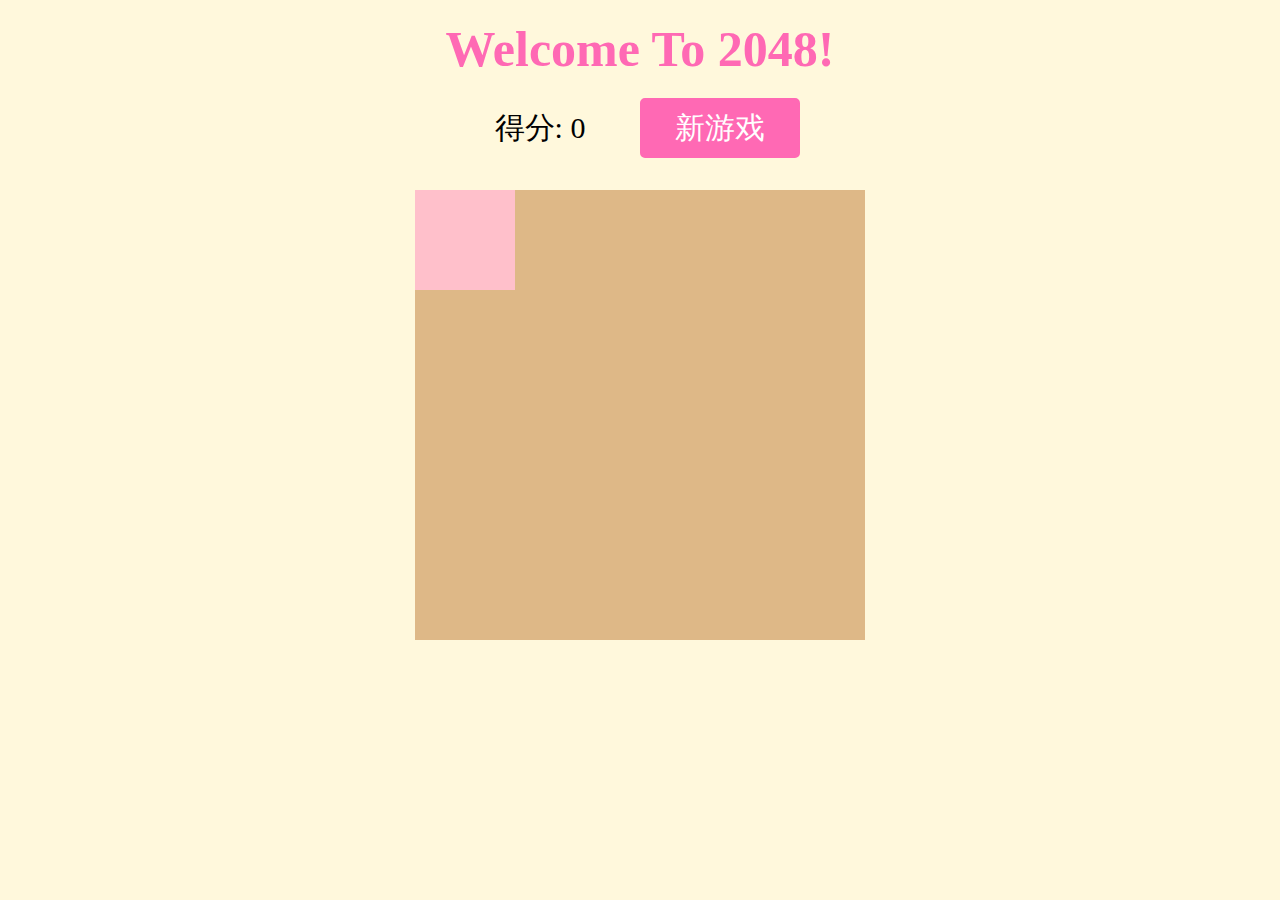
<file: 2048_liu/index.html>
<!DOCTYPE html>
<html lang="en">
<head>
    <meta charset="UTF-8">
    <meta http-equiv="X-UA-Compatible" content="IE=edge">
    <meta name="viewport" content="width=device-width, initial-scale=1.0">
    <title>Document</title>
    <link rel="stylesheet" href="./common.css">
    <script src="https://apps.bdimg.com/libs/jquery/2.1.4/jquery.min.js"></script>
    <script src="./showScore.js"></script>
    <script src="./displayBoxes.js"></script>
    <script src="./moveBoxes.js"></script>
    <script src="./Controller.js"></script>
    <script src="./checkGames.js"></script>
</head>
<body>


    <div class="container_fluid">
        <div class="header">
            <h1 class="name">Welcome To 2048!</h1>
            <p class="fen" id="scores">得分: 0</p>
            <a href="javascript:newgame()">新游戏</a>
        </div>


        <div class="boxes">
            <ul id="boxess">
                <li id="r1c1" class="box"></li>
                <li id="r1c2" class="box"></li>
                <li id="r1c3" class="box"></li>
                <li id="r1c4" class="box"></li>
                <li id="r2c1" class="box"></li>
                <li id="r2c2" class="box"></li>
                <li id="r2c3" class="box"></li>
                <li id="r2c4" class="box"></li>
                <li id="r3c1" class="box"></li>
                <li id="r3c2" class="box"></li>
                <li id="r3c3" class="box"></li>
                <li id="r3c4" class="box"></li>
                <li id="r4c1" class="box"></li>
                <li id="r4c2" class="box"></li>
                <li id="r4c3" class="box"></li>
                <li id="r4c4" class="box"></li>
            </ul>
        </div>
    </div>
    
</body>

<script>
    //showScore();
    initBoard();
    generateNum();
    generateNum();
    displayGame();
    showScore();
</script>
</html>
</file>
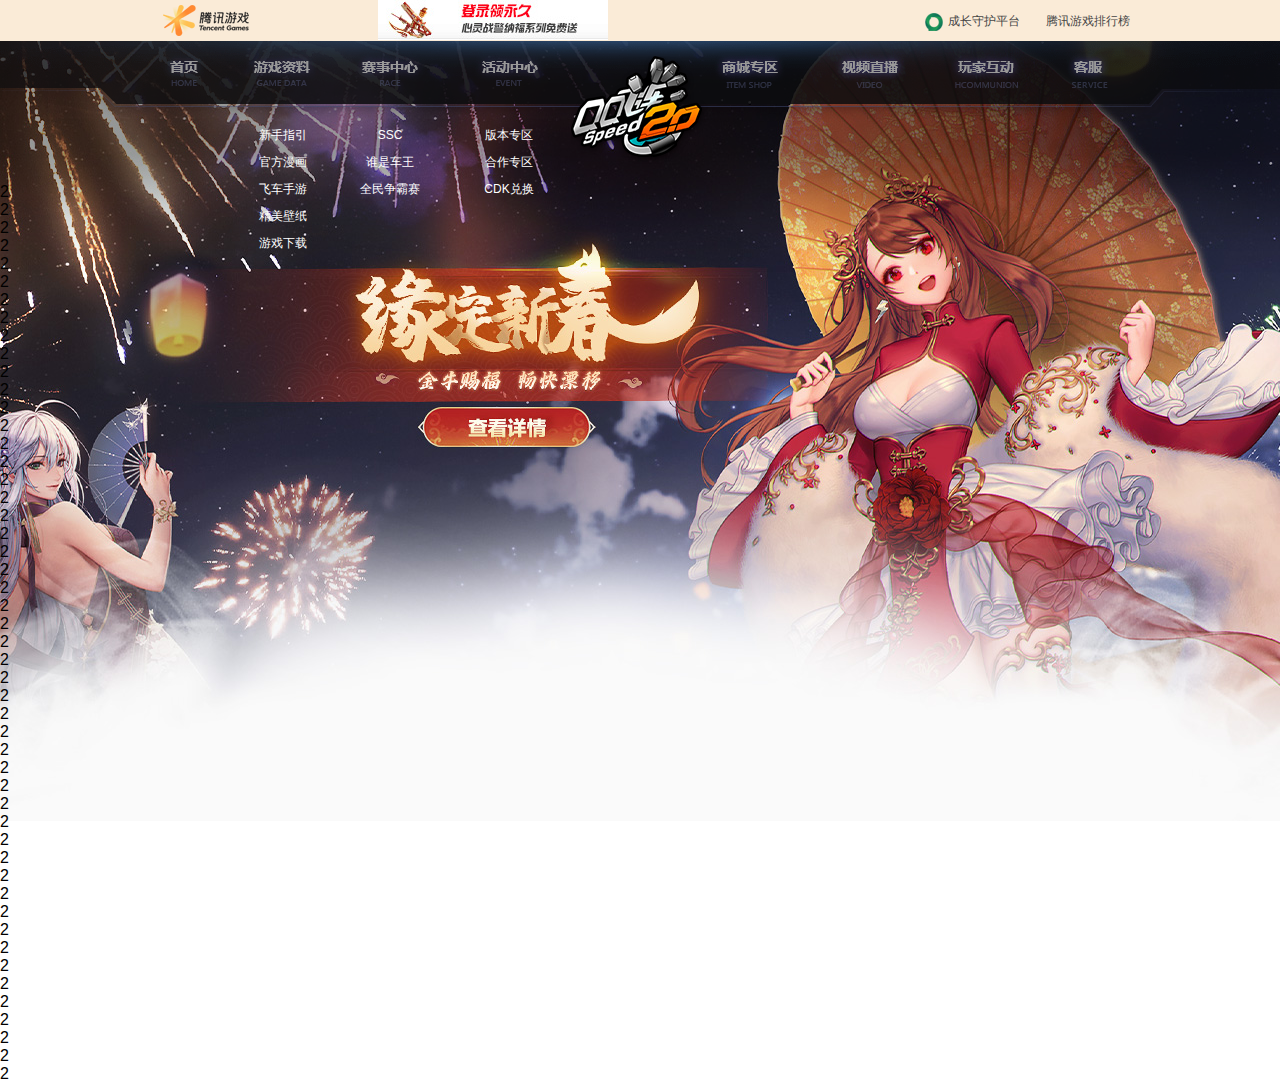
<file: qq飞车/index.html>
<!DOCTYPE html>
<html lang="en">
<head>
    <meta charset="UTF-8">
    <meta http-equiv="X-UA-Compatible" content="IE=edge">
    <meta name="viewport" content="width=device-width, initial-scale=1.0">
    <title>Document</title>
    <link rel="stylesheet" href="./css/common.css">
    <style>
        #main{background:url(./img/guanwang.jpg) no-repeat center 0;}/*背景图居中*/
        #nav{min-height:236px;background:url(./img/nav_down_re.png) repeat-x,url(./img/nav.png) no-repeat center 0;overflow: hidden;}
        #nav .nav_logo{width:138px;height:112px;margin:15px auto;}
        #nav dl{position:absolute;top:0;}
        #nav dt{height:66px;}
        #nav dt a{width:100%;height:100%;display:block;text-indent: -9999px;overflow: hidden;}
        #nav dd{line-height:27px;font-size:12px;text-align: center;}
        #nav dd a{color:white;}
        #nav .nav_index{width:66px;left:0;}
        #nav .nav_zl{width:69px;left:98px;}
        #nav .nav_ss{width:74px;left:203px;}
        #nav .nav_hd{width:68px;left:325px;}



    </style>
</head>
<body>
    <!-- head部分  右边那个图标没做，因为雪碧图的确还有点点操作不来-->
    <div id="head" class="container_fluid">
        <div class="container">
            <div class="head_logo l">
                <a href="#">腾讯游戏</a>
            </div>
            <div class="head_ad l">
                <a href="#">
                    <img src="./img/e3e90615bfa16abb2668f594860b9965.jpg" alt="">
                </a>
            </div>
            <div class="head_menu r">
                <div class="head_menu_czsh l">
                    <div class="head_menu_logo l"></div>
                    <a href="#">成长守护平台</a>
                </div>
                <div class="head_Menu_top l">
                    <a href="#">腾讯游戏排行榜</a>
                </div>
            </div>
        </div>
    </div>

    <!-- main部分 -->
    <div id="main" class="container_fluid">
        <div id="nav" class="container_fluid">
            <div class="container">
                <div class="nav_logo">
                    <a href="#">
                        <img src="./img/inside_logo.png" alt="QQ飞车" title="QQ飞车">
                    </a>
                </div>
                <dl class="nav_index">
                    <dt>
                        <a href="#">首页</a>
                    </dt>
                </dl>
                <dl class="nav_zl">
                    <dt></dt>
                    <dd><a href="#">新手指引</a></dd>
                    <dd><a href="#">官方漫画</a></dd>
                    <dd><a href="#">飞车手游</a></dd>
                    <dd><a href="#">精美壁纸</a></dd>
                    <dd><a href="#">游戏下载</a></dd>
                </dl>
                <dl class="nav_ss">
                    <dt></dt>
                    <dd><a href="#">SSC</a></dd>
                    <dd><a href="#">谁是车王</a></dd>
                    <dd><a href="#">全民争霸赛</a></dd>
                </dl>
                <dl class="nav_hd">
                    <dt></dt>
                    <dd><a href="#">版本专区</a></dd>
                    <dd><a href="#">合作专区</a></dd>
                    <dd><a href="#">CDK兑换</a></dd>
                </dl>
                </div>
            <p>2</p>
            <p>2</p>
            <p>2</p>
            <p>2</p>
            <p>2</p>
            <p>2</p>
            <p>2</p>
            <p>2</p>
            <p>2</p>
            <p>2</p>
            <p>2</p>
            <p>2</p>
            <p>2</p>
            <p>2</p>
            <p>2</p>
            <p>2</p>
            <p>2</p>
            <p>2</p>
            <p>2</p>
            <p>2</p>
            <p>2</p>
            <p>2</p>
            <p>2</p>
            <p>2</p>
            <p>2</p>
            <p>2</p>
            <p>2</p>
            <p>2</p>
            <p>2</p>
            <p>2</p>
            <p>2</p>
            <p>2</p>
            <p>2</p>
            <p>2</p>
            <p>2</p>
            <p>2</p>
            <p>2</p>
            <p>2</p>
            <p>2</p>
            <p>2</p>
            <p>2</p>
            <p>2</p>
            <p>2</p>
            <p>2</p>
            <p>2</p>
            <p>2</p>
            <p>2</p>
            <p>2</p>
            <p>2</p>
            <p>2</p>
    </div>

    </div>








</body>
</html>
</file>
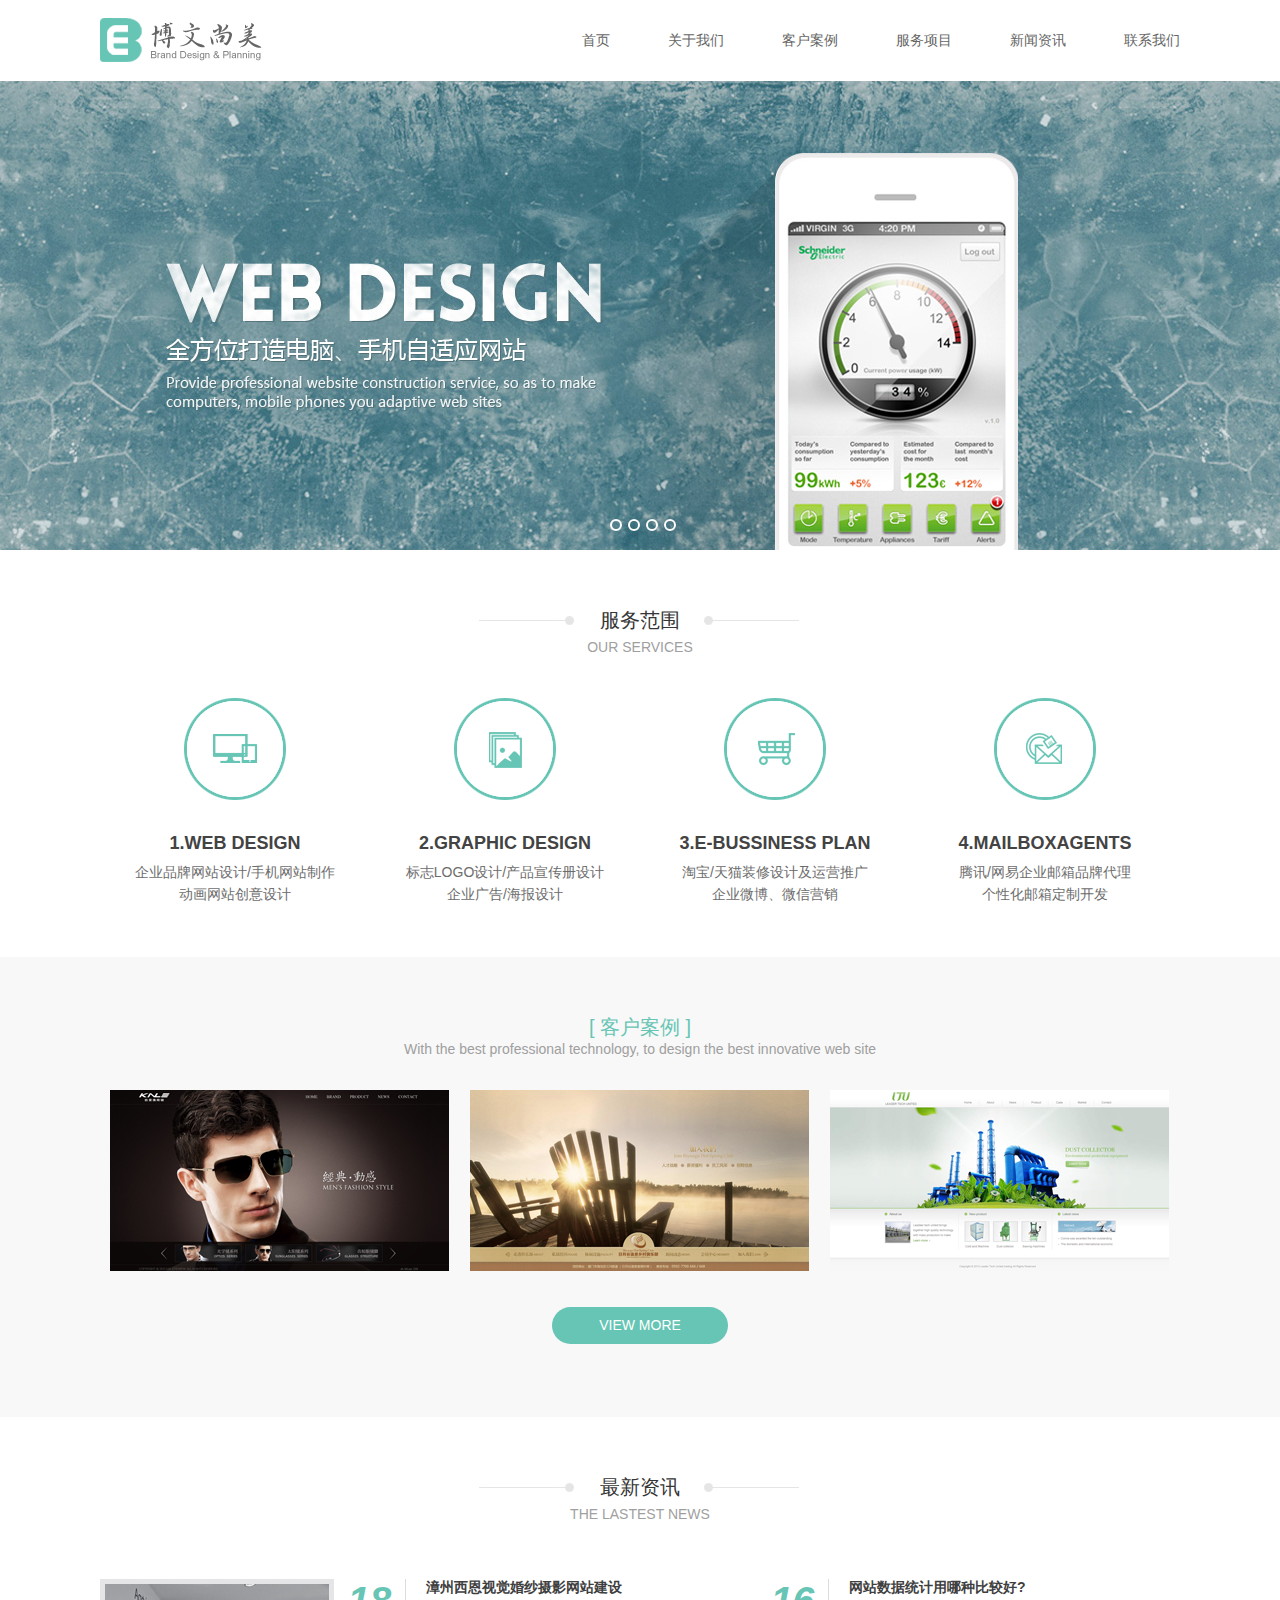
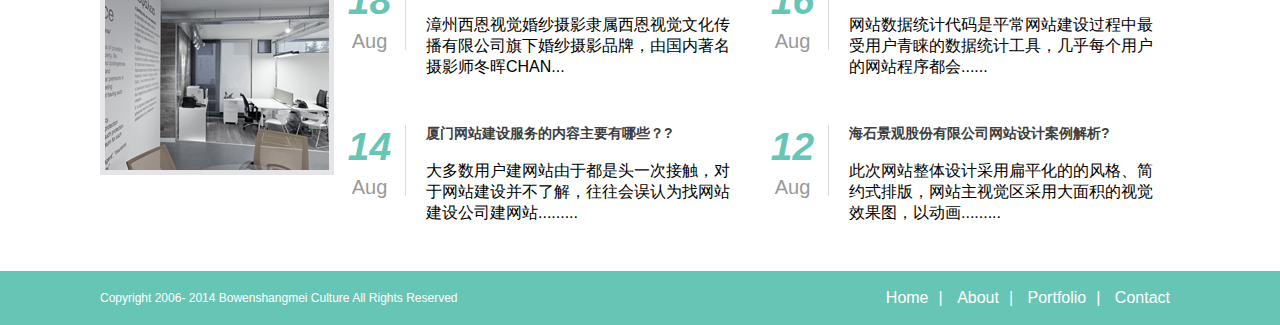
<file: 博文尚美/index.html>
<!DOCTYPE html>
<html lang="en">
<head>
    <meta charset="UTF-8">
    <meta http-equiv="X-UA-Compatible" content="IE=edge">
    <meta name="viewport" content="width=device-width, initial-scale=1.0">
    <title>Document</title>
    <link rel="stylesheet" href="./css/common.css">

    <style>
        #banner{width:100%; position: relative;}
        #banner .banner_list{width:100%;height:469px;position: relative;}
        #banner .banner_list li{width:100%;height:100%;background:center 0 no-repeat;display: block;
        position:absolute;left:0;top:0;opacity: 0;z-index: 1;}
        #banner .banner_list li a{display:block;width:100%;height:100%; margin: 0 auto;}
        #banner .banner_list .first{opacity: 1;z-index:10;}
        #banner .banner_btn{position:absolute; bottom:19px;z-index: 20;width:100%;font-size:0;text-align: center;}
        #banner .banner_btn li{display: inline-block;width:12px;height:12px;border:2px solid white;border-radius: 50%;box-sizing: border-box;margin-left:6px;
        cursor:pointer;}
        #banner .banner_btn li:active{background:white;}

        /* service部分 */
        #service{overflow: hidden;min-height:407px;}
        #service .service_list{text-align: center;margin-top:34px;}
        #service .service_list li{float:left;width:250px;margin:0 10px;}
        #service .service_list li div{width:102px;height:102px;margin:0 auto;}
        #service .service_list li:nth-of-type(1) div{background-image: url(./img/web1.png);}
        #service .service_list li:nth-of-type(2) div{background-image: url(./img/graphic1.png);}
        #service .service_list li:nth-of-type(3) div{background-image: url(./img/e-bussiness1.png);}
        #service .service_list li:nth-of-type(4) div{background-image: url(./img/mail1.png);}
        #service .service_list li h3{font-size:18px;color:#434343;line-height:36px;margin-top:25px;}
        #service .service_list li p{font-size:14px;color:#6D6D6D;line-height:22px;}
        
        /* clients部分 */
        #client{background-color:#f8f8f8;}
        #client .container{min-height:460px;overflow: hidden;position: relative;text-align: center;}
        #client .client_title{margin-top: 60px; text-align: center;}
        #client .client_title h2{height:20px;line-height:20px;font-size:20px;color:#66c5b4;font-weight: normal;}
        #client .client_title p{color:#9F9F9F;font-size:14px;line-height:25px;}

        #client .item_list{position:relative;margin-top:28px;}
        #client .item_list li{width:340px;float: left;margin:0 10px;}
        #client .item_btn{width:176px;height:37px;background-color:#66C5B4;margin:0 auto;border-radius: 25px;line-height: 37px;text-align: center;font-size:14px;
        margin-top:36px;}
        #client .item_btn a{display:block;width:100%;height:100%;color:white;}


        /* 最新资讯部分 */
        #news{min-height:450px;overflow: hidden;}
        #news dl{margin-top:48px;}
        #news dt{width:234px;}
        #news dd{width:846px;}
        #news .news_list{width:100%;}
        #news .news_list li{width:50%;float:left;margin-bottom:48px;}
        #news .news_date{width:71px;height:71px;border-right:1px solid #DCDCDC;text-align: center;}
        #news .news_date i{color:#66C5B4;font-size:39px;display: block;font-weight: bold;}
        #news .news_date span{color:#999999;font-size:20px;line-height:36px;}
        #news .news_text{width:310px;margin-left:20px;}
        #news .news_text h3{font-size:14px;}
        #news .news_text h3 a{color:#3F3F3F;}
        #news .news_text p{color:A4AA；font-size：12px;line-height:21px;margin-top:17px;}





    </style>
</head>




<body>
    <!-- 网站导航头部 -->
    <div id="head" class="container">
            <div class="logo l">
                <a href="#">
                    <img src="../博文尚美/img/logo.png" alt="" title="博文尚美">
                </a>
            </div>
            <ul class="nav_site r">
                <li><a href="#">首页</a></li>
                <li><a href="#">关于我们</a></li>
                <li><a href="#">客户案例</a></li>
                <li><a href="#">服务项目</a></li>
                <li><a href="#">新闻资讯</a></li>
                <li><a href="#">联系我们</a></li>
            </ul>

    </div>

    <!-- banner 图片的淡入淡出需要配合js来实现 -->
    <div id="banner" class="container_fluid">
        <!-- 上面的图片区域，实现的思路是三张图片叠放在一起，最上面一张的透明度为1，其余两张图片的透明度为0，三张都对于父容器绝对定位，利用js来实现切换 -->
        <ul class="banner_list"> 
            <li class="first" style="background-image:url(./img/banner.jpg)">
                <a href="#"></a>
            </li>
            <li style="background-image:url(./img/banner.jpg)">
                <a href="#"></a>
            </li>
            <li style="background-image:url(./img/banner.jpg)">
                <a href="#"></a>
            </li>
        </ul>
        <!-- 图片上面的小圆圈按钮，实现的思路是对于父容器banner进行绝对定位，然后使其层级高于图片，显示在图片的上方，然后4个li设置为inline-block,
        这样可以使得它们排成一行，并且可以设置其宽高，边框，设置圆角，就可以将li的样式变为圆圈形状。 -->
        <ol class="banner_btn">
            <li></li>
            <li></li>
            <li></li>
            <li></li>
        </ol>
    </div>

    <!-- service部分-->
    <!-- 在h2标签上设置背景图片，h2和p标签上设置居中，还要注意行高和间距等等，就可以了。 -->
    <div id="service" class="container">
        <div class="little_title">
            <h2>服务范围</h2>
            <p>OUR SERVICES</p>
        </div>
        <ul class="service_list">
            <li>
                <div></div>
                <h3>1.WEB DESIGN</h3>
                <p>企业品牌网站设计/手机网站制作<br>动画网站创意设计</p>
            </li>
            <li>
                <div></div>
                <h3>2.GRAPHIC DESIGN</h3>
                <p>标志LOGO设计/产品宣传册设计<br>企业广告/海报设计</p>
            </li>
            <li>
                <div></div>
                <h3>3.E-BUSSINESS PLAN</h3>
                <p>淘宝/天猫装修设计及运营推广<br>企业微博、微信营销</p>
            </li>
            <li>
                <div></div>
                <h3>4.MAILBOXAGENTS</h3>
                <p>腾讯/网易企业邮箱品牌代理<br>个性化邮箱定制开发</p>
            </li>
        </ul>
    </div>

    <!-- 客户案例部分 -->
    <!-- 首先是通栏+版心的结构，对版心来做相对定位。 -->
    <div id="client" class="container_fluid">
        <div class="container">
            <div class="client_title">
                <h2>[ 客户案例 ]</h2>
                <p>With the best professional technology, to design the best innovative web site</p>
            </div>

            <!-- 项目展示区 -->
            <ul class="item_list clear" >
                <li><a href="#">
                    <img src="./img/20141121095528549.jpg" alt="", title="凯雷奥眼镜">
                </a></li>
                <li><a href="#">
                    <img src="./img/20141121095216750.jpg" alt="", title="凯雷奥眼镜">
                </a></li>
                <li><a href="#">
                    <img src="./img/20141121105856226.jpg" alt="", title="凯雷奥眼镜">
                </a></li>
            </ul>
            <!-- 下面那个view more的按钮部分 -->
            <div class="item_btn">
                <a href="#">VIEW MORE</a>
            </div>


        </div>



    </div>

    <!-- 最新资讯部分 -->
    <!-- 最主要的是布局 -->
    <div id="news" class="container">
        <div class="little_title">
            <h2>最新资讯</h2>
            <p>THE LASTEST NEWS</p>
        </div>
        <dl>
            <dt class="l">
                <img src="./img/xs1.jpg" alt="">
            </dt>
            <dd class="l">
                <ul class="news_list ">
                    <li>
                        <div class="news_date l">
                            <i>18</i>
                            <span>Aug</span>
                        </div>
                        <div class="news_text l">
                             <h3><a href="#">漳州西恩视觉婚纱摄影网站建设</a></h3>
                             <p>漳州西恩视觉婚纱摄影隶属西恩视觉文化传播有限公司旗下婚纱摄影品牌，由国内著名摄影师冬晖CHAN...</p>
                        </div>
                    </li>
                    <li>
                        <div class="news_date l">
                            <i>16</i>
                            <span>Aug</span>
                        </div>
                        <div class="news_text l">
                             <h3><a href="#">网站数据统计用哪种比较好?</a></h3>
                             <p>网站数据统计代码是平常网站建设过程中最受用户青睐的数据统计工具，几乎每个用户的网站程序都会......</p>
                        </div>
                    </li>
                    <li>
                        <div class="news_date l">
                            <i>14</i>
                            <span>Aug</span>
                        </div>
                        <div class="news_text l">
                             <h3><a href="#">厦门网站建设服务的内容主要有哪些？?</a></h3>
                             <p>大多数用户建网站由于都是头一次接触，对于网站建设并不了解，往往会误认为找网站建设公司建网站.........</p>
                        </div>
                    </li>
                    <li>
                        <div class="news_date l">
                            <i>12</i>
                            <span>Aug</span>
                        </div>
                        <div class="news_text l">
                             <h3><a href="#">海石景观股份有限公司网站设计案例解析?</a></h3>
                             <p>此次网站整体设计采用扁平化的的风格、简约式排版，网站主视觉区采用大面积的视觉效果图，以动画.........</p>
                        </div>
                    </li>
                </ul>
            </dd>
        </dl>








    </div>


    <!-- foot部分 -->
    <div id="foot" class="container_fluid"> 
        <div class="container">
            <p class="l">Copyright 2006- 2014 Bowenshangmei Culture All Rights Reserved</p>
            <div class="r">
                <a href="#">Home</a>|
                <a href="#">About</a>|
                <a href="#">Portfolio</a>|
                <a href="#">Contact</a>
            </div>
        </div>
    
    </div>












</body>
</html>
</file>
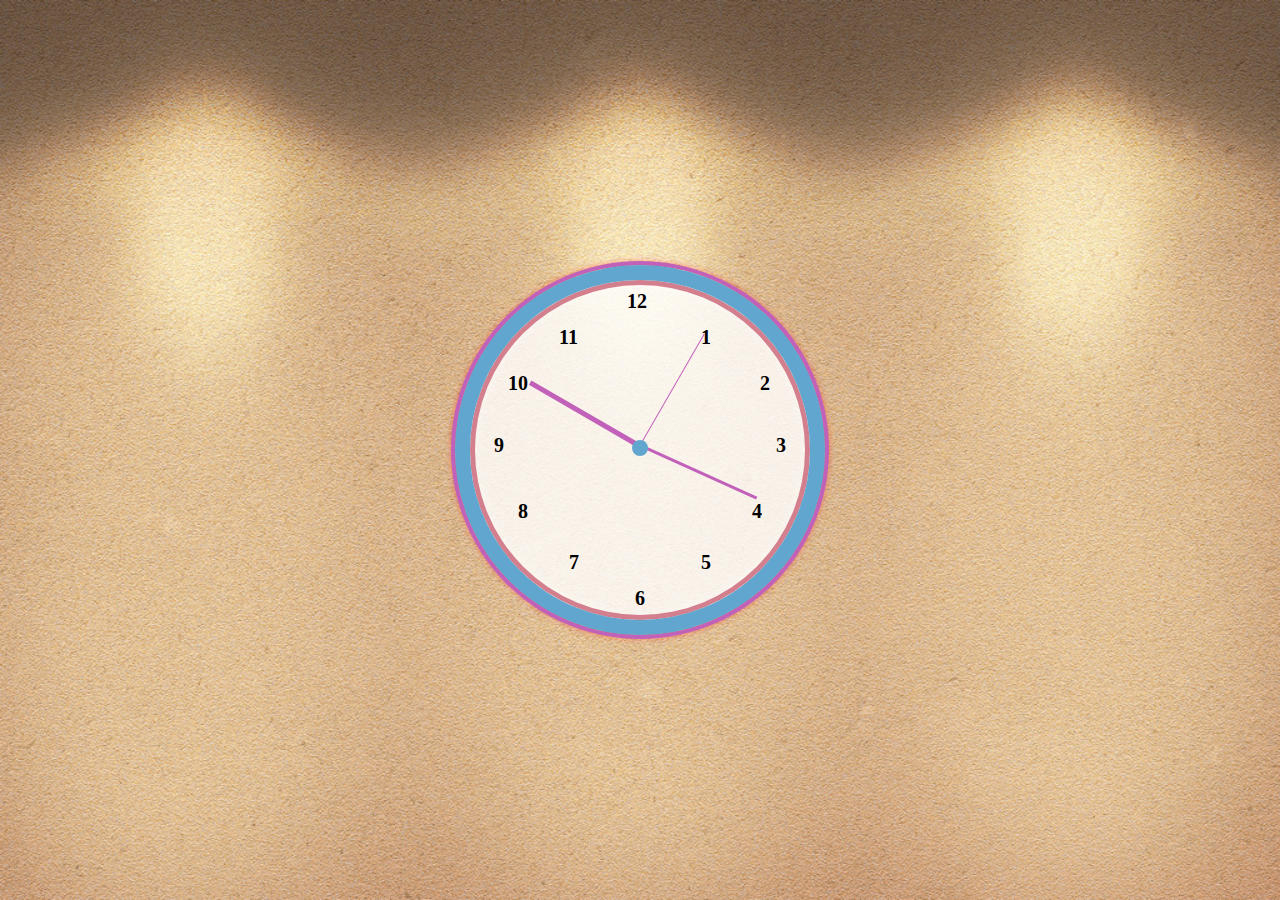
<file: javascript-30/改良版时钟-粉蓝结合/index.html>
<!DOCTYPE html>
<html lang="en">
<head>
  <meta charset="UTF-8">
  <title>行走的时钟</title>
  <link rel="stylesheet" href="./css/layout.css">
</head>
<body>
  <div id="clock">

    <strong>12</strong>
    <strong>1</strong>
    <strong>2</strong>
    <strong>3</strong>
    <strong>4</strong>
    <strong>5</strong>
    <strong>6</strong>
    <strong>7</strong>
    <strong>8</strong>
    <strong>9</strong>
    <strong>10</strong>
    <strong>11</strong>

    <div class="clock-face">
      <div class="hand hour-hand"></div>
      <div class="hand minute-hand"></div>
      <div class="hand second-hand"></div>
      <div class="middle"></div>
    </div>
  </div>

  <script src="js/move-liu.js"></script>
</body>
</html>
</file>
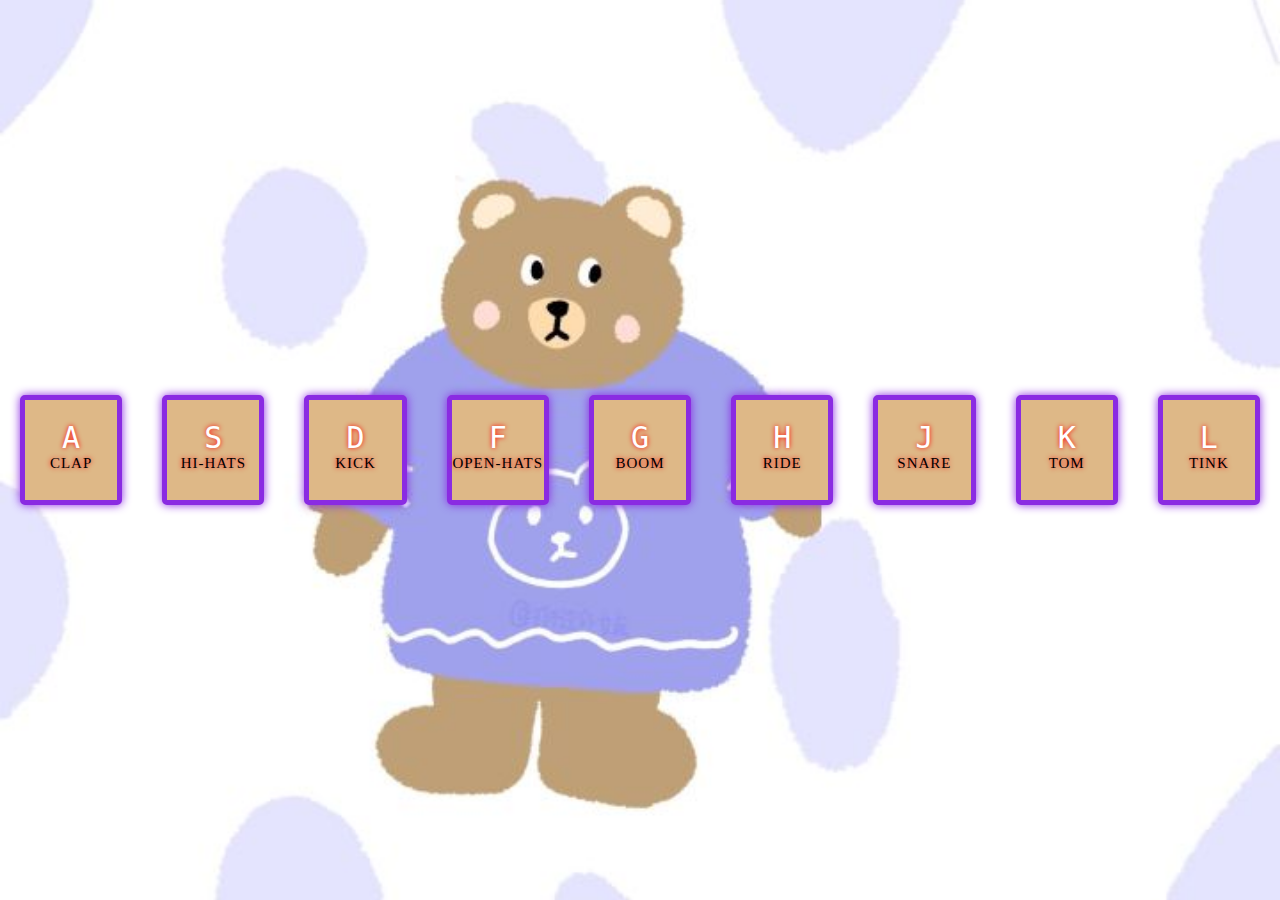
<file: javascript-30/架子鼓小游戏/index.html>
<!DOCTYPE html>
<html lang="en">
<head>
    <meta charset="UTF-8">
    <meta http-equiv="X-UA-Compatible" content="IE=edge">
    <meta name="viewport" content="width=device-width, initial-scale=1.0">
    <title>架子鼓游戏</title>
    <link rel="stylesheet" href="./layout.css">
    <script src="./play.js" defer></script>
</head>
<body>
    <div class='bg'>
        <div class="keys">
            <div data-key="65" class="key">
                <kbd>A</kbd>
                <span>clap</span>
            </div>
            <div data-key="83" class="key">
                <kbd>S</kbd>
                <span>hi-hats</span>
            </div>
            <div data-key="68" class="key">
                <kbd>D</kbd>
                <span>kick</span>
            </div>
            <div data-key="70" class="key">
                <kbd>F</kbd>
                <span>open-hats</span>
            </div>
            <div data-key="71" class="key">
                <kbd>G</kbd>
                <span>boom</span>
            </div>
            <div data-key="72" class="key">
                <kbd>H</kbd>
                <span>ride</span>
            </div>
            <div data-key="74" class="key">
                <kbd>J</kbd>
                <span>snare</span>
            </div>
            <div data-key="75" class="key">
                <kbd>K</kbd>
                <span>tom</span>
            </div>
            <div data-key="76" class="key">
                <kbd>L</kbd>
                <span>tink</span>
            </div>
        </div>
    </div>
    <audio data-key="65" src="./audios/clap.wav" ></audio>
    <audio data-key="83" src="./audios/hihat.wav"></audio>
    <audio data-key="68" src="./audios/kick.wav"></audio>
    <audio data-key="70" src="./audios/openhat.wav"></audio>
    <audio data-key="71" src="./audios/boom.wav"></audio>
    <audio data-key="72" src="./audios/ride.wav"></audio>
    <audio data-key="74" src="./audios/snare.wav"></audio>
    <audio data-key="75" src="./audios/tom.wav"></audio>
    <audio data-key="76" src="./audios/tink.wav"></audio>
</body>
</html>
</file>
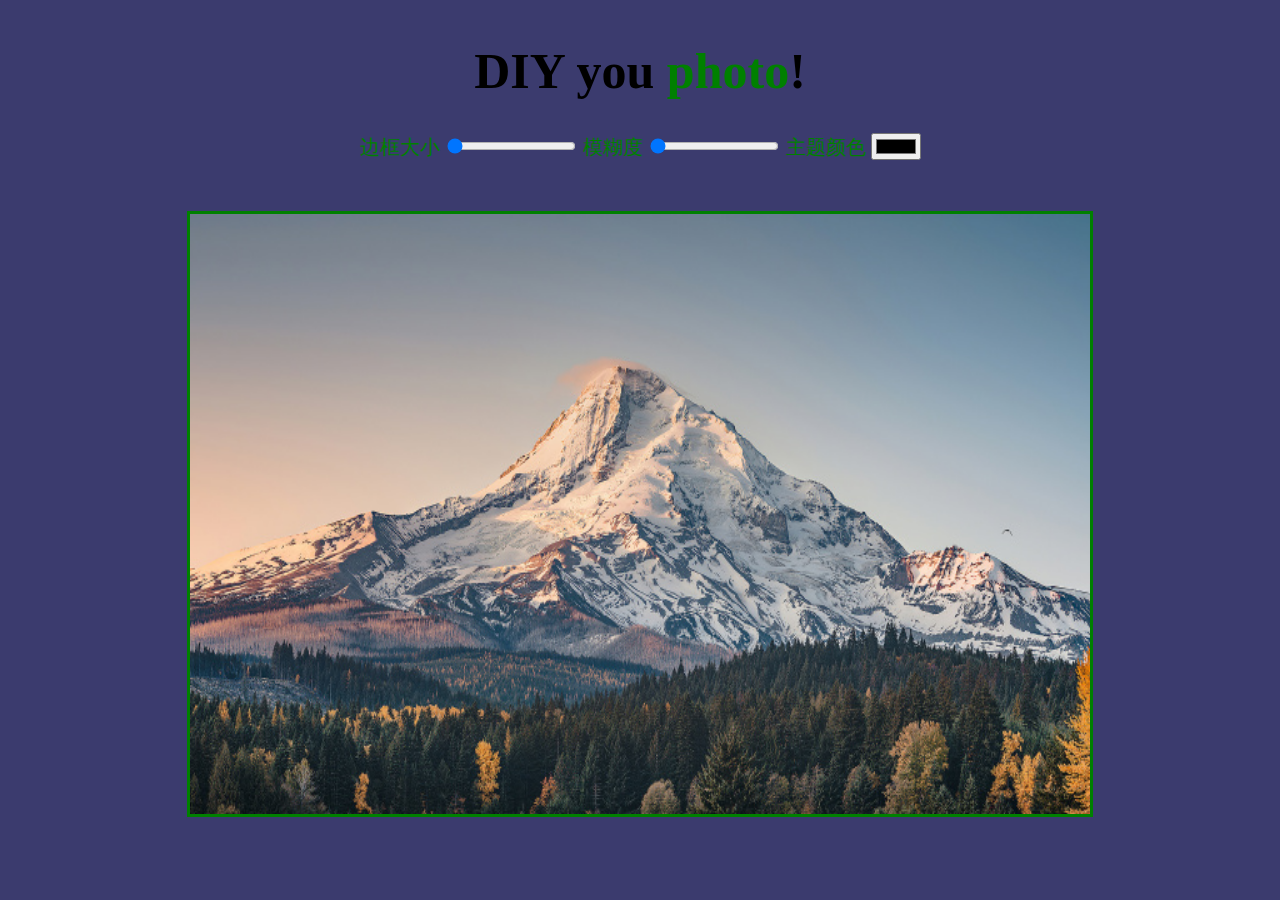
<file: javascript-30/自定义相册/index.html>
<!DOCTYPE html>
<html lang="en">
<head>
    <meta charset="UTF-8">
    <meta http-equiv="X-UA-Compatible" content="IE=edge">
    <meta name="viewport" content="width=device-width, initial-scale=1.0">
    <link rel="stylesheet" href="./layout.css">
    <title>DIY you photo</title>
</head>
<body>

    <header>
        <h1 class="header">DIY you <span>photo</span>!</h1>
    </header>
    
    <div class="controler">
        <label class="show">边框大小</label>
        <input type="range",class="border" min="10" max="100" step="10" value="10" name="border" data-size="px">
        
        <label class="show">模糊度</label>
        <input type="range" class="blur" min="0" max="50" name="blur" step="1" value="0" data-size="px">
        
        <label class="show">主题颜色</label>
        <input type="color",class="color" name="base_color" value="blue">
    
    </div>
    <img src="./moutain.jpg" alt="" >
</body>
<script src="./change_by_your_self.js"></script>
</html>
</file>
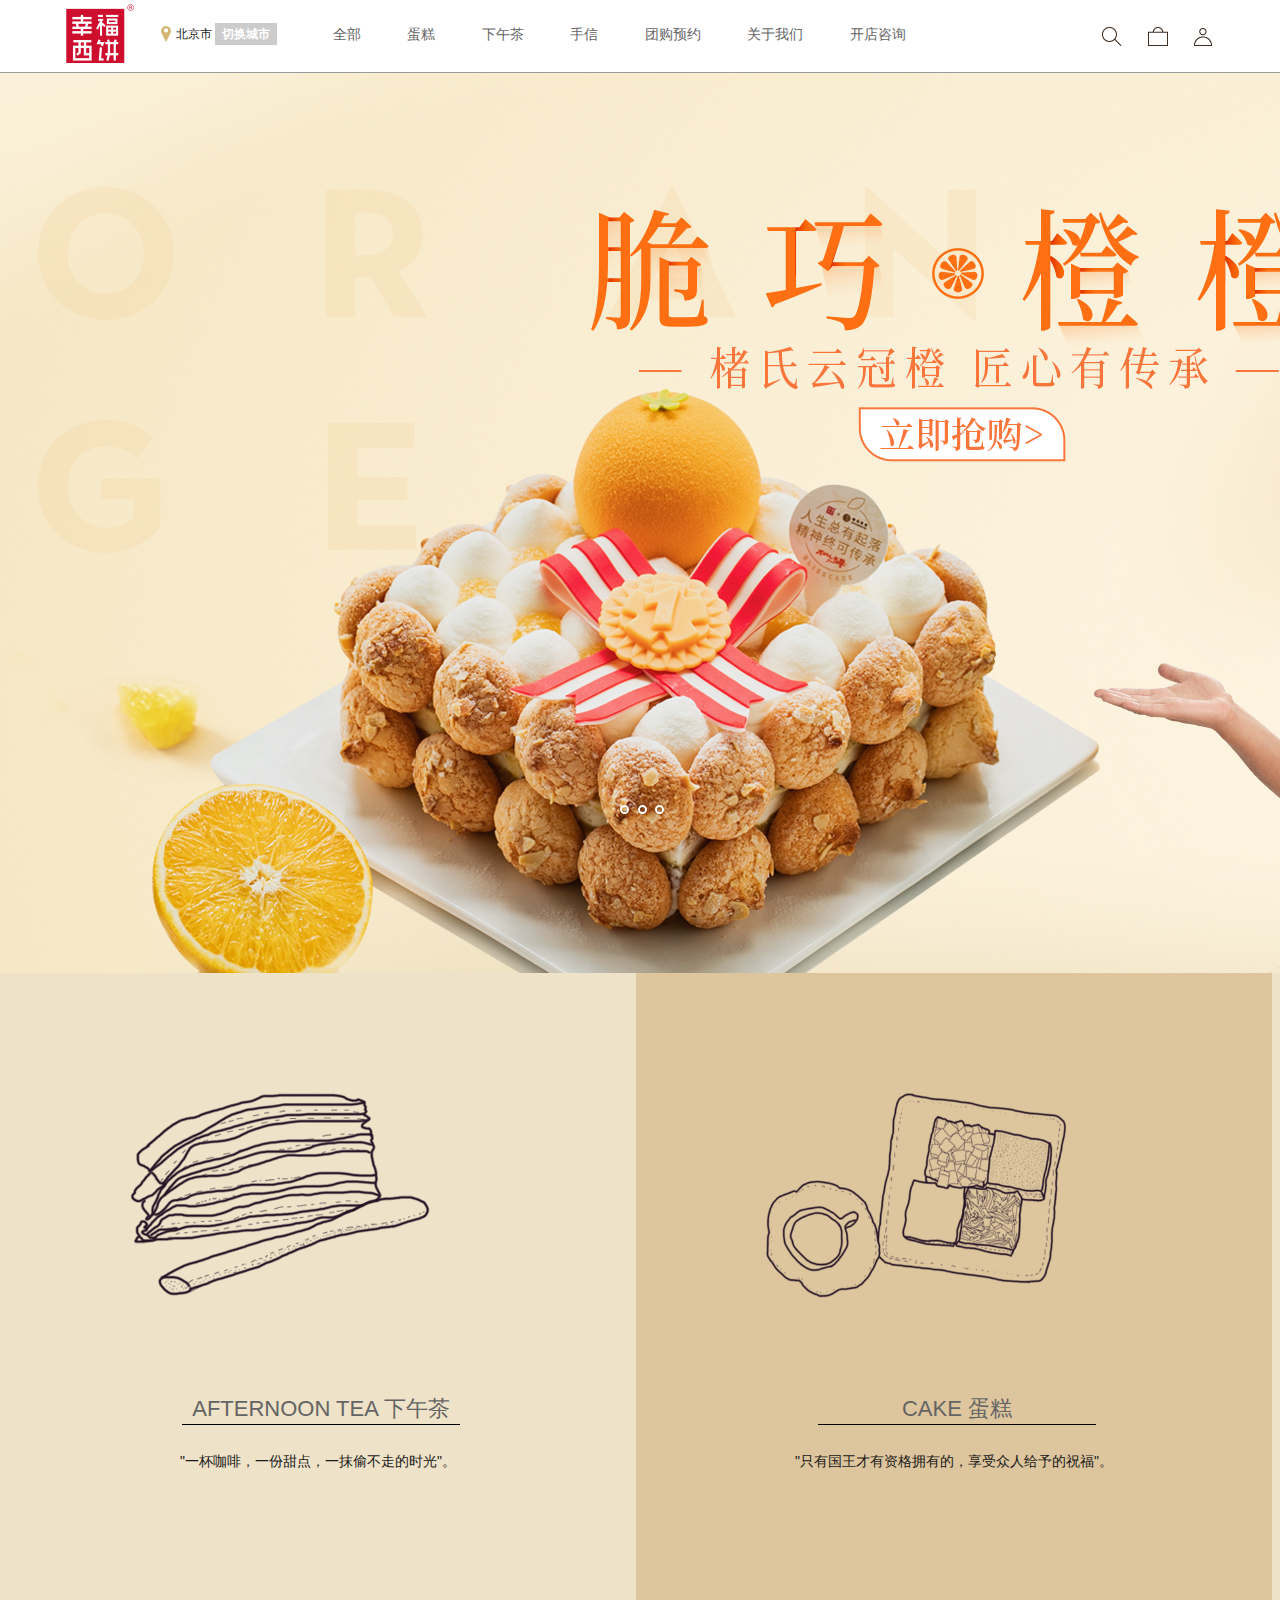
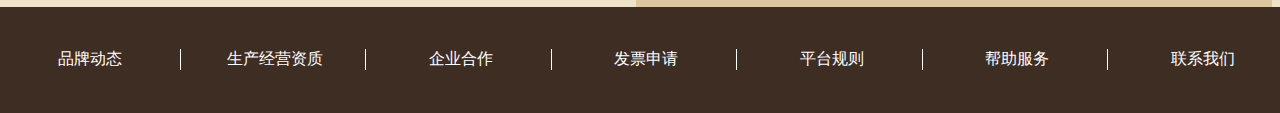
<file: demo/幸福西饼.html>
<!DOCTYPE html>
<html lang="en">
<head>
    <meta charset="UTF-8">
    <meta http-equiv="X-UA-Compatible" content="IE=edge">
    <meta name="viewport" content="width=device-width, initial-scale=1.0">
    <title>Document</title>

    <style>
        *{margin:0;padding:0;}
        ul{list-style: none;}
        a{text-decoration:none;color:#646464;}
        img{display:block;}
        h1,h2,h3{font-size:16px;}
        body{font-family: Arial;}
        .clear:after{content:"";display:block;clear:both;}
        .l{float:left;}
        .r{float:right;}
        .container{width:1148px;}
        .container_fluid{width:100%;}
        #head{background-color: white;height:72px;border-bottom: 1px solid #9b9b9b;position:sticky;top:0;left:0;z-index: 1000;}
        #head .container{width:1150px;overflow: hidden;margin:0 auto;}
        #head .container .logo{height:60px;width:60px;margin-top:3px;}
        #head .container .city{width:166px;height:100%;}
        #head .container .city .location{overflow: hidden;height: 100%;}
        #head .container .city .location img{display:block;width:10px;height:17px;margin-left:36px;float:left;margin-top:26px;}
        #head .container .city .location span{color: #191919;font-size:12px;margin-left:5px;margin-right:3px;margin-top:26px;}
        #head .container .city .location .qiehuan{width:62px;height:22px;text-align: center;background-color: #CCCCCC;font-size:12px;display:block;margin-top:23px;}
        #head .container .city .location .qiehuan a{color: #FFFFFF;font-weight: bold;margin:0 auto;display: block;margin-top:3px;}

        #head .container .nav_lists{height:100%;}
        #head .container .nav_lists a{display:inline-block;margin-left:42px;font-size:14px;height:100%;text-align: center;margin-top:26px;}
        #head .container .nav_lists a:hover{color:#d4b675;}
        #head .container .nav_lists .nav_all{margin-left:42px;}

        #head .container .tool a{display:inline-block;margin-left:18px;width:23px;height:23px;margin-top:26px;}
        #head .container .tool .cart{background: url(./img/cart.jpg);}
        #head .container .tool .user{background: url(./img/user.jpg);}
        #head .container .tool .search{background:url(./img/search.jpg);}

        #banner{height:900px;}
        #banner .pics .pic{height:900px;overflow: hidden;width:1910px;margin:0 auto;position:relative;}
        #banner .pics .pic li{position:absolute;left: 0;top: 0;opacity: 0;z-index: 1;width:100%;}
        #banner .pics .pic .first{opacity: 1;}
        #banner .pics .btns {width:100%;height:72px;position:absolute ;bottom:0;z-index: 2;margin-bottom:28px;} 
        #banner .pics .btns .btn{text-align: center;}
        #banner .pics .btns .btn li{display:inline-block;width:5px;height:5px;border:2px solid white;border-radius: 50%;overflow: hidden;margin-left:4px;}
        #banner .pics .btns .btn li a{cursor:pointer;}

        #show .container{height:634px;margin:0 auto;width:1910px;position: relative;overflow: hidden;}
        #show .container .show_list{height:100%;width:100%;}
        #show .container .show_list li{width:636px;height:100%;display:block;overflow: hidden;text-align: center;}
        #show .container .show_list .item2{background-color:#ddc59e;}
        #show .container .show_list .item1{background-color:#eee2c8;}
        #show .container .show_list .item3{background-color:#eee2c8;}
        #show .container .show_list li img{margin-top:120px;margin-left:130px;width:301px;height:205px;}
        #show .container .show_list li .link{margin-top:96px;margin-bottom: 28px;border-bottom: 1px solid black;font-size:22px;width:278px;margin-left:182px;}
        #show .container .show_list li .texts{font-size:14px;margin-bottom:126px;text-align: center;color: #191919;}

        #footer .container{background-color: #3d2d23;height:106px;width:1910px;margin:0 auto;overflow: hidden;}
        #footer .container .lefts{margin-top:42px;}
        #footer .container .lefts a{display:inline-block;color: white;width:180px;border-right: 1px solid white;text-align: center;}
        #footer .container .lefts a:hover{color:#ddc59e;}

        #footer .container .rights{margin-top:42px;}
        #footer .container .rights p{width:102px;display:inline-block;color:white;margin-left: 102px;}
        #footer .container .rights a{width:102px;text-align: center;color: white;margin-left:36px;}



    </style>
</head>
<body>
    <div id="head" class="container_fluid">
        <div class="container">
            <!-- 幸福西饼logo部分 -->
            <div class="logo l">
                <a href="https://www.xfxb.net">
                    <img src="./img/logo_big02-229e19b7dc.png" alt="">
                </a>
            </div>

            <!-- 城市和定位部分 -->
            <div class="city l">
                <div class="location">
                    <img src="./img/icon-address-ce5b501bbd.png" alt="">
                    <span class="citys l">北京市</span>
                    <div class="qiehuan l">
                        <a href="#">切换城市</a>
                    </div>
                </div>

            </div>

            <!-- 头部的列表部分 -->
            <div class="nav_lists l">
                <a class="nav_all" href="#">全部</a>
                <a class="nav_cake" href="#">蛋糕</a>
                <a class="nav_tea" href="#">下午茶</a>
                <a class="nav_hand" href="#">手信</a>
                <a class="nav_team" href="#">团购预约</a>
                <a class="nav_aboutus" href="#">关于我们</a>
                <a class="nav_consult" href="#">开店咨询</a>
            </div>
            <!-- 最右边的工具栏部分 -->
            <div class="tool r">
                <a  class="search" href="#"></a>
                <a  class="cart" href="#"></a>
                <a  class="user" href="#"></a>
            </div>
        </div>
    </div>


    <!-- 广告部分 -->
    <div id="banner" class="container_fluid clear">
        <div class="pics">
            <ul class="pic">
                <li class="first">
                    <a href="#">
                        <img src="./img/banner2.jpg" alt="">
                    </a>
                </li>
                <li>
                    <a href="#">
                        <img src="./img/banner！.jpg" alt="">
                    </a>
                </li>
                <li>
                    <a href="#">
                        <img src="./img/banner3.jpg" alt="">
                    </a>
                </li>
            </ul>

            <div class="btns">
                <ul class="btn">
                    <li>
                        <a href="#">广告1</a>
                    </li>
                    <li>
                        <a href="#">广告2</a>
                    </li>
                    <li>
                        <a href="#">广告3</a>
                    </li>
                </ul>
            </div>
        </div>

    </div>

    <!-- 展示部分 -->
    <div id="show" class="container_fluid">
        <div class="container">
            <ul class="show_list">
                <li class="item1 l">
                    <a href="#"><img src="./img/afternoon_cake.png" alt=""></a>
                    <p class="link"><a href="#">AFTERNOON TEA 下午茶</a></p>
                    <p class="texts">"一杯咖啡，一份甜点，一抹偷不走的时光"。</p>
                </li>
                <li class="item2 l">
                    <a href="#"><img src="./img/cake.png" alt=""></a>
                    <p class="link"><a href="#">CAKE 蛋糕</a></p>
                    <p class="texts">"只有国王才有资格拥有的，享受众人给予的祝福"。</p>
                </li>
                 <li class="item3 l">
                    <a href="#"><img src="./img/freehand.png" alt=""></a>
                    <p class="link"><a href="#">SOUVENIR 手信</a></p>
                    <p class="texts">"一杯咖啡，一份甜点，一抹偷不走的时光"。</p>
                </li>
            </ul>
        </div>
    </div>



    <!-- footer部分 -->
    <div id="footer" class="container_fluid">
        <div class="container">
            <div class="lefts l">
                <a href="#">品牌动态</a>
                <a href="#">生产经营资质</a>
                <a href="#">企业合作</a>
                <a href="#">发票申请</a>
                <a href="#">平台规则</a>
                <a href="#">帮助服务</a>
                <a href="#">联系我们</a>
            </div>


            <div class="rights l">
                <p>400-999-6666</p>
                <a href="#">WEIBO</a>
                <a href="#">WECHAT</a>
                <a href="#">京东商城</a>
            </div>
        </div>
    </div>
</body>
</html>
</file>
<file: 2048_liu/common.css>
*{padding:0;margin:0;}
ul{list-style-type: none;}
body{background: cornsilk;}
.container_fluid{width:100%;height:100%;overflow:hidden;}
.container_fluid .header{width:600px;height:150px;margin:20px auto;}
.container_fluid .header .name{font-size: 50px;color: hotpink;text-align: center;}
.container_fluid .header .fen{margin-left:100px;width:200px;margin-top:30px;font-size: 30px;text-align: center;float:left;}
.container_fluid .header a{float:left;color:white;margin:20px auto;background-color:hotpink;text-decoration: none;line-height:50px;font-size: 30px;text-align: center;display:block;border:5px solid hotpink;border-radius: 5px;width:150px;height:50px;}


.container_fluid .boxes{background-color:burlywood;position:relative;height:450px;width:450px;margin:20px auto;}
.container_fluid .boxes .box{position:absolute;left:0px;top:0px;height:100px;width:100px;background-color: pink;font-size:50px;font-weight: bold;text-align: center;color:white;line-height: 100px;}
</file>
<file: qq飞车/css/common.css>
*{margin:0;padding:0;}
ul,ol{list-style:none;}
img{display:block;}
a{text-decoration: none;color:#464646;}
h1,h2,h3{font-size:16px;}
body{font-family:Arial,'宋体';}
.l{float:left;}
.r{float:right;}
.clear:after{content:"";display:block;clear:both;}
.container{width:980px;margin:0 auto; position:relative;} /* 版心 */
.container_fluid{width:100%;} /*通栏*/

#head{background-color: antiquewhite;}
#head .container{height:41px;}
#head .head_logo{width:220px;height:41px;background: url(../img/logo.png) no-repeat;}
#head .head_logo a{display: block;width:100%;height:100%;text-indent: -9999px;overflow: hidden;}
#head .head_ad{margin-left:8px;}
#head .head_menu{font-size: 12px;}
#head .head_menu div{height:18px;margin-top:13px;}
#head .head_menu .head_menu_czsh{margin-right:26px;padding-left:20px;}
#head .head_menu .head_menu_czsh .head_menu_logo{background:url(../img/title_sprite.png) no-repeat;background-position:-36px -6px;width:18px;margin-right:5px;margin-top:0px;}
</file>
<file: 博文尚美/css/common.css>
*{margin:0;padding:0;}
ul{list-style: none;}
a{text-decoration:none;color:#646464;}
img{display:block;}
h1,h2,h3{font-size:16px;}
body{font-family: Arial;}
.l{float:left;}
.r{float:right;}
.clear:after{content:"";display:block;clear:both;}

.container_fluid{width:100%;}
.container{width:1080px; margin:0 auto;position: relative;}
#head{height:81px;}
#head .logo{width:162px;height:44px;}
#head .nav_site{font-size:14px;line-height: 81px;}
#head .nav_site li{float:left;margin-left: 58px;}
#head .nav_site li a:hover{color: #66c5b4;}

.little_title{margin-top: 60px; text-align: center;}
.little_title h2{height:20px;line-height:20px;font-size:20px;color:#363636;background:url(../img/titbg.jpg) no-repeat center;font-weight:normal;}
.little_title p{color:#9F9F9F;font-size:14px;line-height:34px;}

/* foot部分 */
#foot{background:#66c5b4;}
#foot .container{height:54px;line-height:54px;}
#foot p{font-size:12px;color:white;}
#foot div{color:white;}
#foot div a{color:white;margin:0 10px;}
</file>
<file: javascript-30/改良版时钟-粉蓝结合/css/layout.css>
* {
  margin: 0;
  padding: 0;
}

html {
  background: url("../images/bg.jpg") no-repeat;
  background-size: cover;
  font: 10px "微软雅黑", "sans-serif";
  text-align: center;
}

body {
  font-size: 2rem;
  min-height: 100vh;
  display: flex;
  justify-content: center;
  align-items: center;
  flex: 1;
}

#clock {
  background:rgba(255,255,255,0.8);
  display: flex;
  justify-content: center;
  align-items: center;
  width: 30rem;
  height: 30rem;
  border: 15px solid rgb(97, 166, 206);
  border-radius: 50%;
  padding:2rem;
  /* 可以设置多个box-shadow，阴影的z-index值从左至右依次减小 */
  box-shadow:
    0 0 0 4px rgb(194, 97, 186),
    inset 0 0 0 5px rgb(211, 127, 141),
    inset 0 0 15px white,
    0 0 10px red;
    position: relative;
}

#clock strong:nth-child(1) {
  position: absolute;
  top: 10px;
  left: 50%;
  margin-left: -13px;
}

#clock strong:nth-child(2) {
  position: absolute;
  top: 16.5%;
  left: 65%;
  margin-top:-10px;
  margin-left:10px;
}
#clock strong:nth-child(3) {
  position: absolute;
  top: 33%;
  left: 80%;
  margin-top:-20px;
  margin-left:18px;
}

#clock strong:nth-child(4) {
  position: absolute;
  top: 50%;
  left: 90%;
  margin-top: -16px;
}

#clock strong:nth-child(5) {
  position: absolute;
  bottom: 33%;
  left: 80%;
  margin-bottom:-15px;
  margin-left:10px;
}

#clock strong:nth-child(6) {
  position: absolute;
  bottom: 16.5%;
  left: 65%;
  margin-left:10px;
  margin-bottom:-10px;
}

#clock strong:nth-child(7) {
  position: absolute;
  bottom: 10px;
  left: 50%;
  margin-left:-5px;
}

#clock strong:nth-child(8) {
  position: absolute;
  bottom: 16.5%;
  left: 35%;
  margin-left:-20px;
  margin-bottom:-10px;
}

#clock strong:nth-child(9) {
  position: absolute;
  bottom: 33%;
  left: 20%;
  margin-bottom:-15px;
  margin-left:-20px;
}

#clock strong:nth-child(10) {
  position: absolute;
  top: 50%;
  left: 10%;
  margin-top: -16px;
  margin-left:-10px;
}
#clock strong:nth-child(11) {
  position: absolute;
  top: 33%;
  left: 20%;
  margin-top:-20px;
  margin-left:-30px;
}

#clock strong:nth-child(12) {
  position: absolute;
  top: 16.5%;
  left: 35%;
  margin-top:-10px;
  margin-left:-30px;
}

.clock-face {
  position: relative;
  width: 85%;
  height: 85%;
}

.clock-face .middle {
  width: 1rem;
  height: 1rem;
  background:rgb(97, 166, 206);
  border-radius: 50%;
  border: 3px solid rgb(97, 166, 206);
  position: absolute;
  left: 50%;
  top: 50%;
  margin-left: -8px;
  margin-top: -10px;
}

.clock-face .hand {
  width: 50%;
  background: rgb(194, 97, 186);
  position: absolute;
  top: 50%;
  margin-top: -6px;
}

.clock-face .hand {
  /* 将旋转的原点设置为最右边，以最右点以起点进行顺时针旋转 */
  transform-origin: 100%;
  transform: rotate(90deg);
  transition: all 0.05s linear;
}

.clock-face .second-hand {
  height: .1rem;
}

.clock-face .minute-hand {
   height: .3rem;
}

.clock-face .hour-hand {
  height: .5rem;
}
</file>
<file: javascript-30/架子鼓小游戏/layout.css>
html,body{
    margin:0;
    padding:0;
}
html{
    font-size:10px;
    font-family: "微软雅黑", "sans-serif";
}
.bg{
    width:100vw;
    height:100vh;
    background: url(./3.jpg) left center no-repeat;
    /* background-size：cover表示把背景图像扩展至足够大，以使背景图像完全覆盖背景区域，背景图像的某些部分也许无法显示再背景定位区域中。 */
    background-size: cover;
}
.keys{
    display: flex;
    justify-content: center;/* 横向子元素排列的方式*/
    align-items: center;/* 竖向子元素排列的方式*/
    min-height: 100vh;
    /* flex-basis:定义了在分配多余空间之前，项目占据的主轴空间，浏览器根据这个属性，计算主轴是否由多余空间 */
    /* flex-grow:定义项目的放大比例，如果所有项目的flex-grow属性都为1，则它们将等分剩余空间 */
    /* felx-shrink:定义了项目的缩小比例 默认值为1 如果空间不足，该项目将缩小 */
    /*代表flex-grow:1  flex-shrink:1  flex-basis:0%*/
    flex:1;
}
.key{
    width:12rem;
    margin:2rem;
    height:10rem;
    text-align: center;
    background-color: burlywood;
    border-radius: .5rem;
    border:.5rem blueviolet solid;
    transition: all .15s ease;
    text-shadow: 0rem 0rem .5rem red;
    box-shadow: 0 0 1rem blueviolet;
}
kbd{
    display:block;
    font-size:3rem;
    margin-top:2rem;
    color:white;
}
span{
    font-size:1.5rem;
    margin-top:2rem;
    /* 文字转换 */
    text-transform: uppercase;
    /* 字母之间的间隔 */
    letter-spacing: .1rem;
}
.playing{
    transform: scale(1.2);
    border-color: yellow;
    box-shadow: 0 0 2rem yellow;
}
</file>
<file: javascript-30/自定义相册/layout.css>
/* 在全局定义CSS变量 */
:root{
    --border:20;
    --blur:0;
    --base_color:green;
}

html{
    padding:0;
    font-size:10px;
    margin:0;
}
body{
    background: rgb(59, 59, 110);
    display: flex;
    /* 改变主轴的方向为从上至下 */
    flex-direction: column;
    align-content: center;
    align-items: center;
}

h1{
    font-size:50px;
}
.header span{
    color:var(--base_color);
}

.controler{
    font-size:20px;
    color:var(--base_color);
}

img{
    border-style: solid;
    margin-top:50px;
    width:900px;
    height:600px;
    filter: blur(var(--blur));
    /* 使用css变量来设置元素的属性值 */
    border-width: var(--border);
    border-color: var(--base_color);
}
</file>
